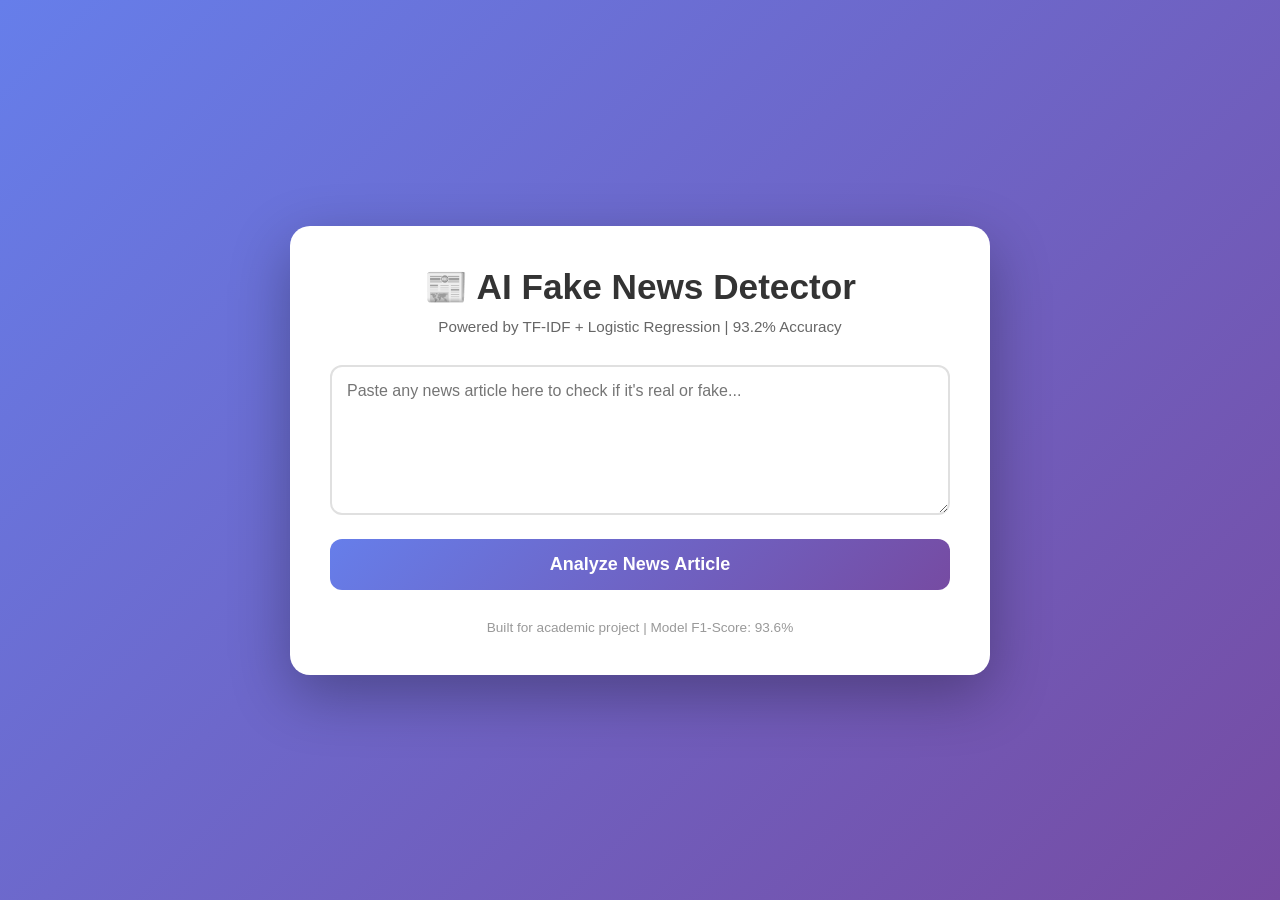
<file: frontend/templates/index.html>
<!DOCTYPE html>
<html lang="en">
<head>
    <meta charset="UTF-8">
    <meta name="viewport" content="width=device-width, initial-scale=1.0">
    <title>AI Fake News Detector</title>
    <style>
        * { margin: 0; padding: 0; box-sizing: border-box; }
        body {
            font-family: 'Segoe UI', Tahoma, Geneva, Verdana, sans-serif;
            background: linear-gradient(135deg, #667eea 0%, #764ba2 100%);
            min-height: 100vh;
            display: flex;
            align-items: center;
            justify-content: center;
            padding: 20px;
        }
        .container {
            background: white;
            border-radius: 20px;
            box-shadow: 0 20px 60px rgba(0,0,0,0.3);
            max-width: 700px;
            width: 100%;
            padding: 40px;
        }
        h1 {
            text-align: center;
            color: #333;
            margin-bottom: 10px;
            font-size: 2.2em;
        }
        .subtitle {
            text-align: center;
            color: #666;
            margin-bottom: 30px;
            font-size: 0.95em;
        }
        textarea {
            width: 100%;
            padding: 15px;
            border: 2px solid #e0e0e0;
            border-radius: 12px;
            font-size: 16px;
            font-family: inherit;
            resize: vertical;
            min-height: 150px;
            transition: border 0.3s;
        }
        textarea:focus {
            outline: none;
            border-color: #667eea;
        }
        button {
            width: 100%;
            padding: 15px;
            margin-top: 20px;
            background: linear-gradient(135deg, #667eea 0%, #764ba2 100%);
            color: white;
            border: none;
            border-radius: 12px;
            font-size: 18px;
            font-weight: 600;
            cursor: pointer;
            transition: transform 0.2s, box-shadow 0.2s;
        }
        button:hover {
            transform: translateY(-2px);
            box-shadow: 0 10px 25px rgba(102, 126, 234, 0.4);
        }
        button:active {
            transform: translateY(0);
        }
        #resultDiv {
            margin-top: 30px;
        }
        .result-card {
            padding: 25px;
            border-radius: 12px;
            animation: slideIn 0.4s ease;
        }
        .result-card.fake {
            background: #ffe5e5;
            border-left: 5px solid #ff4444;
        }
        .result-card.real {
            background: #e5ffe5;
            border-left: 5px solid #44ff44;
        }
        .result-title {
            font-size: 1.8em;
            font-weight: 700;
            margin-bottom: 15px;
        }
        .result-card.fake .result-title { color: #cc0000; }
        .result-card.real .result-title { color: #00aa00; }
        .metric {
            display: flex;
            justify-content: space-between;
            padding: 10px 0;
            border-bottom: 1px solid rgba(0,0,0,0.1);
        }
        .metric:last-child { border-bottom: none; }
        .metric-label { color: #555; font-weight: 500; }
        .metric-value { color: #222; font-weight: 700; }
        .loading {
            text-align: center;
            color: #667eea;
            font-size: 1.1em;
        }
        @keyframes slideIn {
            from { opacity: 0; transform: translateY(20px); }
            to { opacity: 1; transform: translateY(0); }
        }
        .footer {
            text-align: center;
            margin-top: 30px;
            color: #999;
            font-size: 0.85em;
        }
    </style>
</head>
<body>
    <div class="container">
        <h1>📰 AI Fake News Detector</h1>
        <p class="subtitle">Powered by TF-IDF + Logistic Regression | 93.2% Accuracy</p>
        
        <textarea id="newsInput" placeholder="Paste any news article here to check if it's real or fake..."></textarea>
        <button onclick="checkNews()">Analyze News Article</button>
        
        <div id="resultDiv"></div>
        
        <div class="footer">Built for academic project | Model F1-Score: 93.6%</div>
    </div>

    <script>
        function checkNews() {
            const newsText = document.getElementById('newsInput').value;
            const resultDiv = document.getElementById('resultDiv');
            
            if (newsText.trim() === "") {
                resultDiv.innerHTML = `<div class="result-card" style="background:#fff3cd;border-left:5px solid #ffc107;">
                    <div class="result-title" style="color:#856404;">⚠️ Please enter some text</div>
                </div>`;
                return;
            }

            resultDiv.innerHTML = `<div class="loading">🔍 Analyzing article...</div>`;

            fetch('/predict', {
                method: 'POST',
                headers: {'Content-Type': 'application/json'},
                body: JSON.stringify({ news: newsText })
            })
            .then(res => res.json())
            .then(data => {
                const isFake = data.prediction === 'Fake';
                resultDiv.innerHTML = `
                    <div class="result-card ${isFake ? 'fake' : 'real'}">
                        <div class="result-title">${isFake ? '❌ Fake News Detected' : '✅ Real News Verified'}</div>
                        <div class="metric">
                            <span class="metric-label">Confidence Level</span>
                            <span class="metric-value">${data.confidence}%</span>
                        </div>
                        <div class="metric">
                            <span class="metric-label">Model Accuracy</span>
                            <span class="metric-value">${data.accuracy}%</span>
                        </div>
                        <div class="metric">
                            <span class="metric-label">F1-Score</span>
                            <span class="metric-value">${data.f1_score}%</span>
                        </div>
                    </div>
                `;
            })
            .catch(err => {
                resultDiv.innerHTML = `<div class="result-card fake">
                    <div class="result-title">❌ Error</div>
                    <p style="color:#cc0000;">Could not connect to server. Make sure Flask is running.</p>
                </div>`;
            });
        }
    </script>
</body>
</html>
</file>
